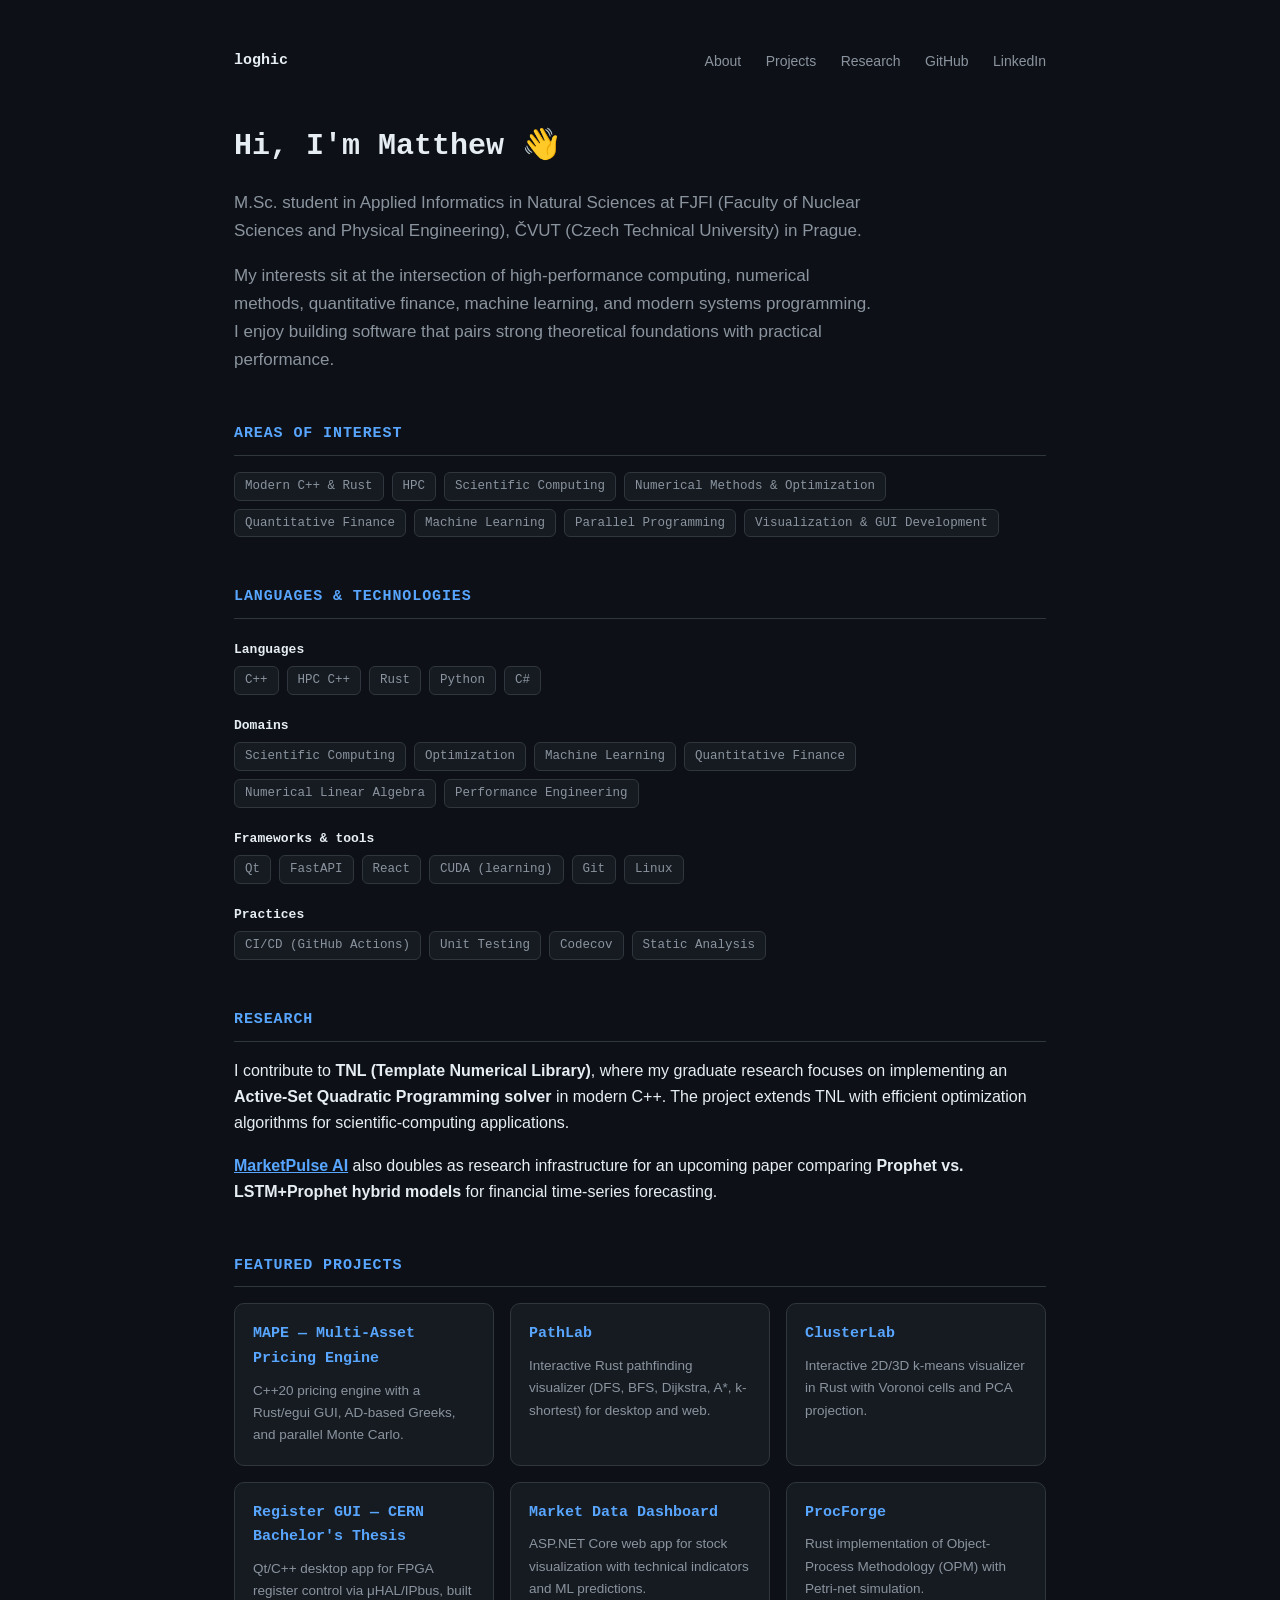
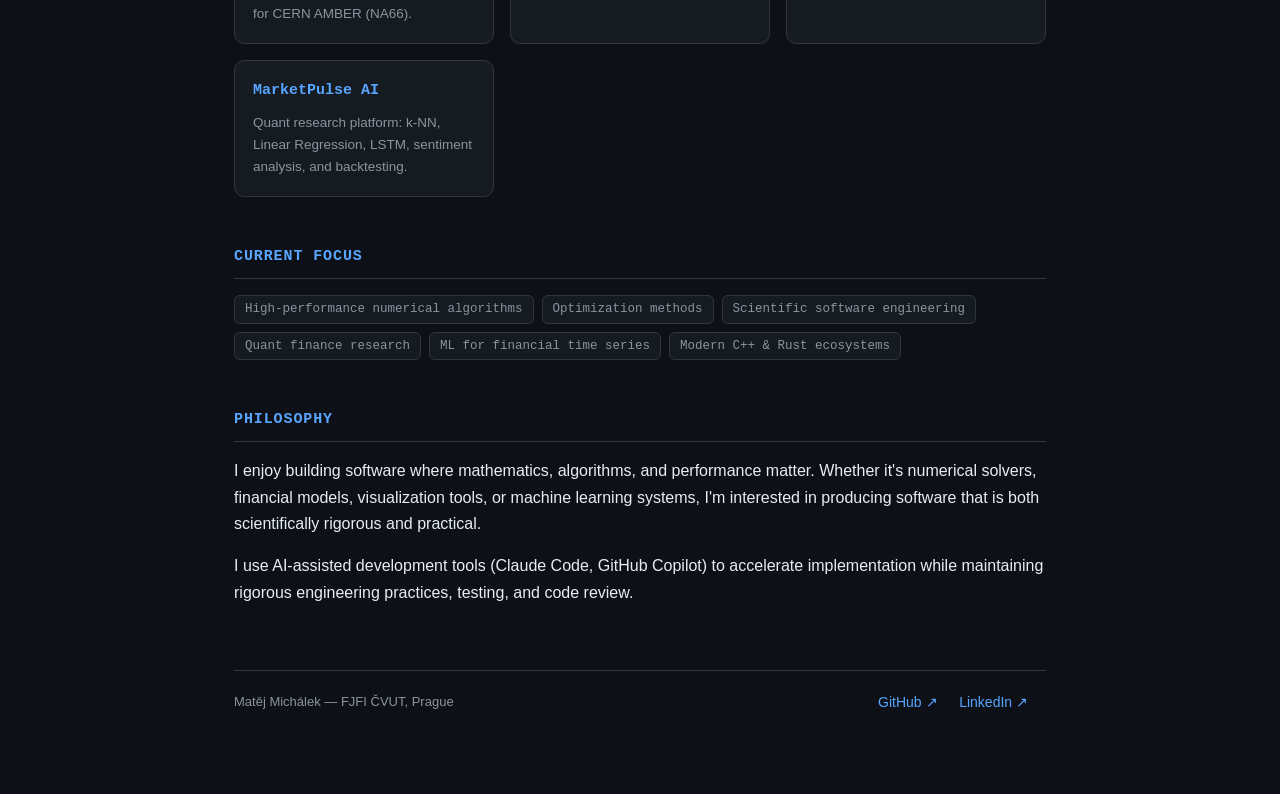
<file: index.html>
<!DOCTYPE html>
<html lang="en">
<head>
<meta charset="UTF-8">
<meta name="viewport" content="width=device-width, initial-scale=1.0">
<title>Matthew (Matěj Michálek) — Loghic</title>
<meta name="description" content="M.Sc. student at FJFI ČVUT working on HPC, numerical methods, quantitative finance, and machine learning.">
<link rel="stylesheet" href="style.css">
</head>
<body>
<div class="container">

  <header class="site-header">
    <a class="brand" href="index.html">loghic</a>
    <nav class="site-nav">
      <a href="#about">About</a>
      <a href="#projects">Projects</a>
      <a href="#research">Research</a>
      <a href="https://github.com/Loghic">GitHub</a>
      <a href="https://www.linkedin.com/in/mat%C4%9Bj-mich%C3%A1lek-loghic">LinkedIn</a>
    </nav>
  </header>

  <section id="about">
    <h1>Hi, I'm Matthew 👋</h1>
    <p class="lede">
      M.Sc. student in Applied Informatics in Natural Sciences at FJFI (Faculty of Nuclear
      Sciences and Physical Engineering), ČVUT (Czech Technical University) in Prague.
    </p>
    <p class="lede">
      My interests sit at the intersection of high-performance computing, numerical
      methods, quantitative finance, machine learning, and modern systems programming.
      I enjoy building software that pairs strong theoretical foundations with practical
      performance.
    </p>
  </section>

  <section>
    <h2>Areas of interest</h2>
    <div class="tag-row">
      <span class="tag">Modern C++ &amp; Rust</span>
      <span class="tag">HPC</span>
      <span class="tag">Scientific Computing</span>
      <span class="tag">Numerical Methods &amp; Optimization</span>
      <span class="tag">Quantitative Finance</span>
      <span class="tag">Machine Learning</span>
      <span class="tag">Parallel Programming</span>
      <span class="tag">Visualization &amp; GUI Development</span>
    </div>
  </section>

  <section>
    <h2>Languages &amp; technologies</h2>

    <div class="col-label">Languages</div>
    <div class="tag-row">
      <span class="tag">C++</span><span class="tag">HPC C++</span><span class="tag">Rust</span>
      <span class="tag">Python</span><span class="tag">C#</span>
    </div>

    <div class="col-label">Domains</div>
    <div class="tag-row">
      <span class="tag">Scientific Computing</span><span class="tag">Optimization</span>
      <span class="tag">Machine Learning</span><span class="tag">Quantitative Finance</span>
      <span class="tag">Numerical Linear Algebra</span><span class="tag">Performance Engineering</span>
    </div>

    <div class="col-label">Frameworks &amp; tools</div>
    <div class="tag-row">
      <span class="tag">Qt</span><span class="tag">FastAPI</span><span class="tag">React</span>
      <span class="tag">CUDA (learning)</span><span class="tag">Git</span><span class="tag">Linux</span>
    </div>

    <div class="col-label">Practices</div>
    <div class="tag-row">
      <span class="tag">CI/CD (GitHub Actions)</span><span class="tag">Unit Testing</span>
      <span class="tag">Codecov</span><span class="tag">Static Analysis</span>
    </div>
  </section>

  <section id="research">
    <h2>Research</h2>
    <p>
      I contribute to <strong>TNL (Template Numerical Library)</strong>, where my graduate
      research focuses on implementing an <strong>Active-Set Quadratic Programming solver</strong>
      in modern C++. The project extends TNL with efficient optimization algorithms for
      scientific-computing applications.
    </p>
    <p>
      <strong><a href="projects/marketpulse-ai.html">MarketPulse AI</a></strong> also doubles as
      research infrastructure for an upcoming paper comparing <strong>Prophet vs.
      LSTM+Prophet hybrid models</strong> for financial time-series forecasting.
    </p>
  </section>

  <section id="projects">
    <h2>Featured projects</h2>
    <div class="project-grid">

      <a class="project-card" href="projects/mape.html">
        <h3>MAPE — Multi-Asset Pricing Engine</h3>
        <p>C++20 pricing engine with a Rust/egui GUI, AD-based Greeks, and parallel Monte Carlo.</p>
      </a>

      <a class="project-card" href="projects/pathlab.html">
        <h3>PathLab</h3>
        <p>Interactive Rust pathfinding visualizer (DFS, BFS, Dijkstra, A*, k-shortest) for desktop and web.</p>
      </a>

      <a class="project-card" href="projects/clusterlab.html">
        <h3>ClusterLab</h3>
        <p>Interactive 2D/3D k-means visualizer in Rust with Voronoi cells and PCA projection.</p>
      </a>

      <a class="project-card" href="projects/register-gui.html">
        <h3>Register GUI — CERN Bachelor's Thesis</h3>
        <p>Qt/C++ desktop app for FPGA register control via μHAL/IPbus, built for CERN AMBER (NA66).</p>
      </a>

      <a class="project-card" href="projects/market-data-dashboard.html">
        <h3>Market Data Dashboard</h3>
        <p>ASP.NET Core web app for stock visualization with technical indicators and ML predictions.</p>
      </a>

      <a class="project-card" href="projects/procforge.html">
        <h3>ProcForge</h3>
        <p>Rust implementation of Object-Process Methodology (OPM) with Petri-net simulation.</p>
      </a>

      <a class="project-card" href="projects/marketpulse-ai.html">
        <h3>MarketPulse AI</h3>
        <p>Quant research platform: k-NN, Linear Regression, LSTM, sentiment analysis, and backtesting.</p>
      </a>

    </div>
  </section>

  <section>
    <h2>Current focus</h2>
    <div class="tag-row">
      <span class="tag">High-performance numerical algorithms</span>
      <span class="tag">Optimization methods</span>
      <span class="tag">Scientific software engineering</span>
      <span class="tag">Quant finance research</span>
      <span class="tag">ML for financial time series</span>
      <span class="tag">Modern C++ &amp; Rust ecosystems</span>
    </div>
  </section>

  <section>
    <h2>Philosophy</h2>
    <p>
      I enjoy building software where mathematics, algorithms, and performance matter.
      Whether it's numerical solvers, financial models, visualization tools, or machine
      learning systems, I'm interested in producing software that is both scientifically
      rigorous and practical.
    </p>
    <p>
      I use AI-assisted development tools (Claude Code, GitHub Copilot) to accelerate implementation
      while maintaining rigorous engineering practices, testing, and code review.
    </p>
  </section>

  <footer>
    <span>Matěj Michálek — FJFI ČVUT, Prague</span>
    <span class="links-row">
      <a href="https://github.com/Loghic">GitHub ↗</a>
      <a href="https://www.linkedin.com/in/mat%C4%9Bj-mich%C3%A1lek-loghic">LinkedIn ↗</a>
    </span>
  </footer>

</div>
</body>
</html>
</file>
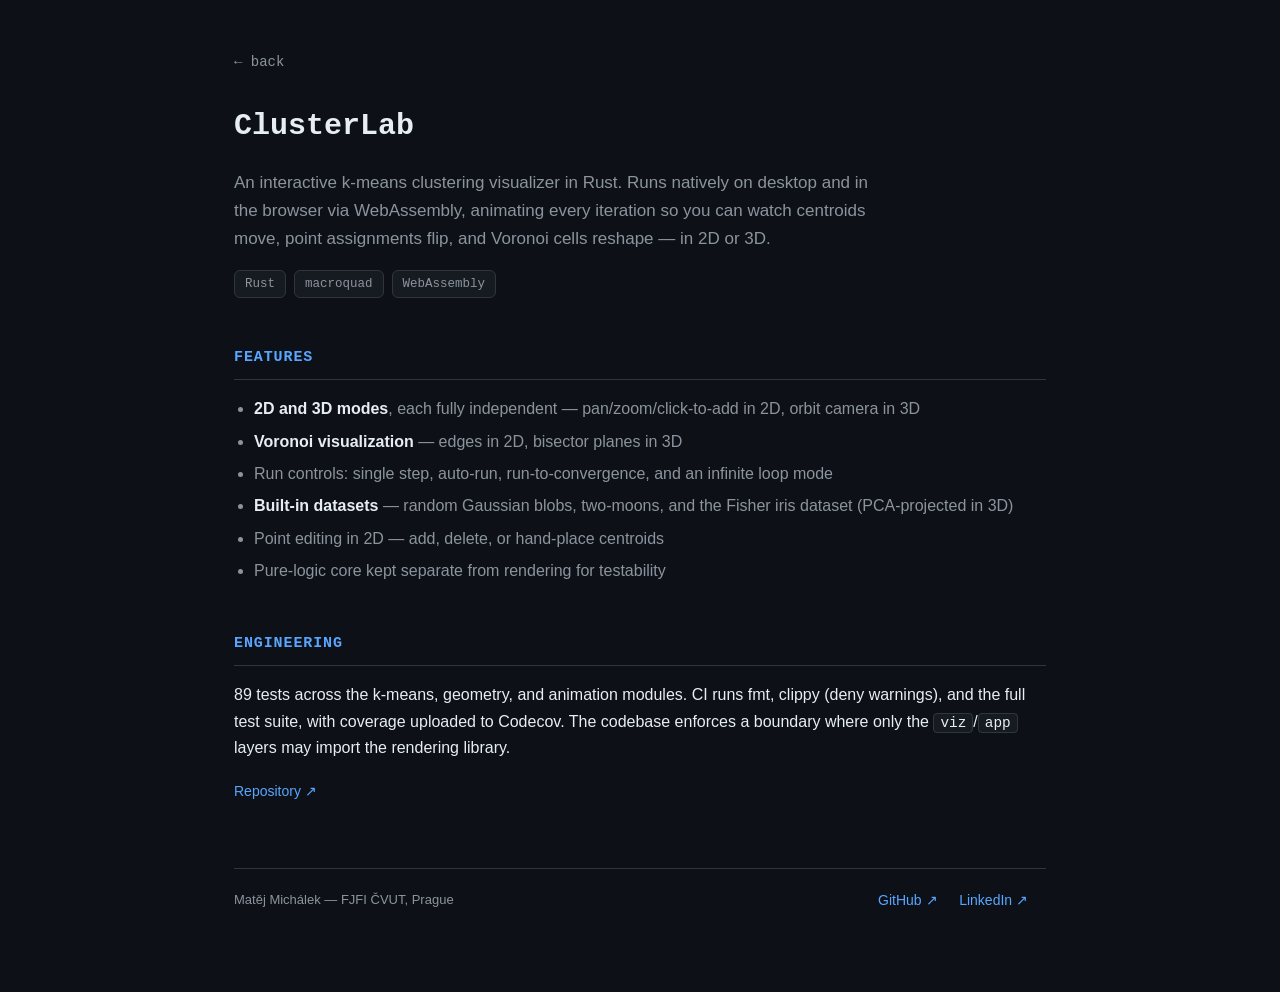
<file: projects/clusterlab.html>
<!DOCTYPE html>
<html lang="en">
<head>
<meta charset="UTF-8">
<meta name="viewport" content="width=device-width, initial-scale=1.0">
<title>ClusterLab · Loghic</title>
<link rel="stylesheet" href="../style.css">
</head>
<body>
<div class="container">
  <a class="back-link" href="../index.html#projects">← back</a>

  <h1>ClusterLab</h1>

  <p class="lede">
    An interactive k-means clustering visualizer in Rust. Runs natively on desktop and
    in the browser via WebAssembly, animating every iteration so you can watch centroids
    move, point assignments flip, and Voronoi cells reshape — in 2D or 3D.
  </p>

  <div class="tag-row">
    <span class="tag">Rust</span><span class="tag">macroquad</span><span class="tag">WebAssembly</span>
  </div>

  <h2>Features</h2>
  <ul class="feature-list">
    <li><strong>2D and 3D modes</strong>, each fully independent — pan/zoom/click-to-add in 2D, orbit camera in 3D</li>
    <li><strong>Voronoi visualization</strong> — edges in 2D, bisector planes in 3D</li>
    <li>Run controls: single step, auto-run, run-to-convergence, and an infinite loop mode</li>
    <li><strong>Built-in datasets</strong> — random Gaussian blobs, two-moons, and the Fisher iris dataset (PCA-projected in 3D)</li>
    <li>Point editing in 2D — add, delete, or hand-place centroids</li>
    <li>Pure-logic core kept separate from rendering for testability</li>
  </ul>

  <h2>Engineering</h2>
  <p>
    89 tests across the k-means, geometry, and animation modules. CI runs fmt, clippy
    (deny warnings), and the full test suite, with coverage uploaded to Codecov. The
    codebase enforces a boundary where only the <code>viz</code>/<code>app</code> layers
    may import the rendering library.
  </p>

  <div class="links-row">
    <a href="https://github.com/Loghic/clusterlab">Repository ↗</a>
  </div>

  <footer>
    <span>Matěj Michálek — FJFI ČVUT, Prague</span>
    <span class="links-row">
      <a href="https://github.com/Loghic">GitHub ↗</a>
      <a href="https://www.linkedin.com/in/mat%C4%9Bj-mich%C3%A1lek-loghic">LinkedIn ↗</a>
    </span>
  </footer>
</div>
</body>
</html>
</file>
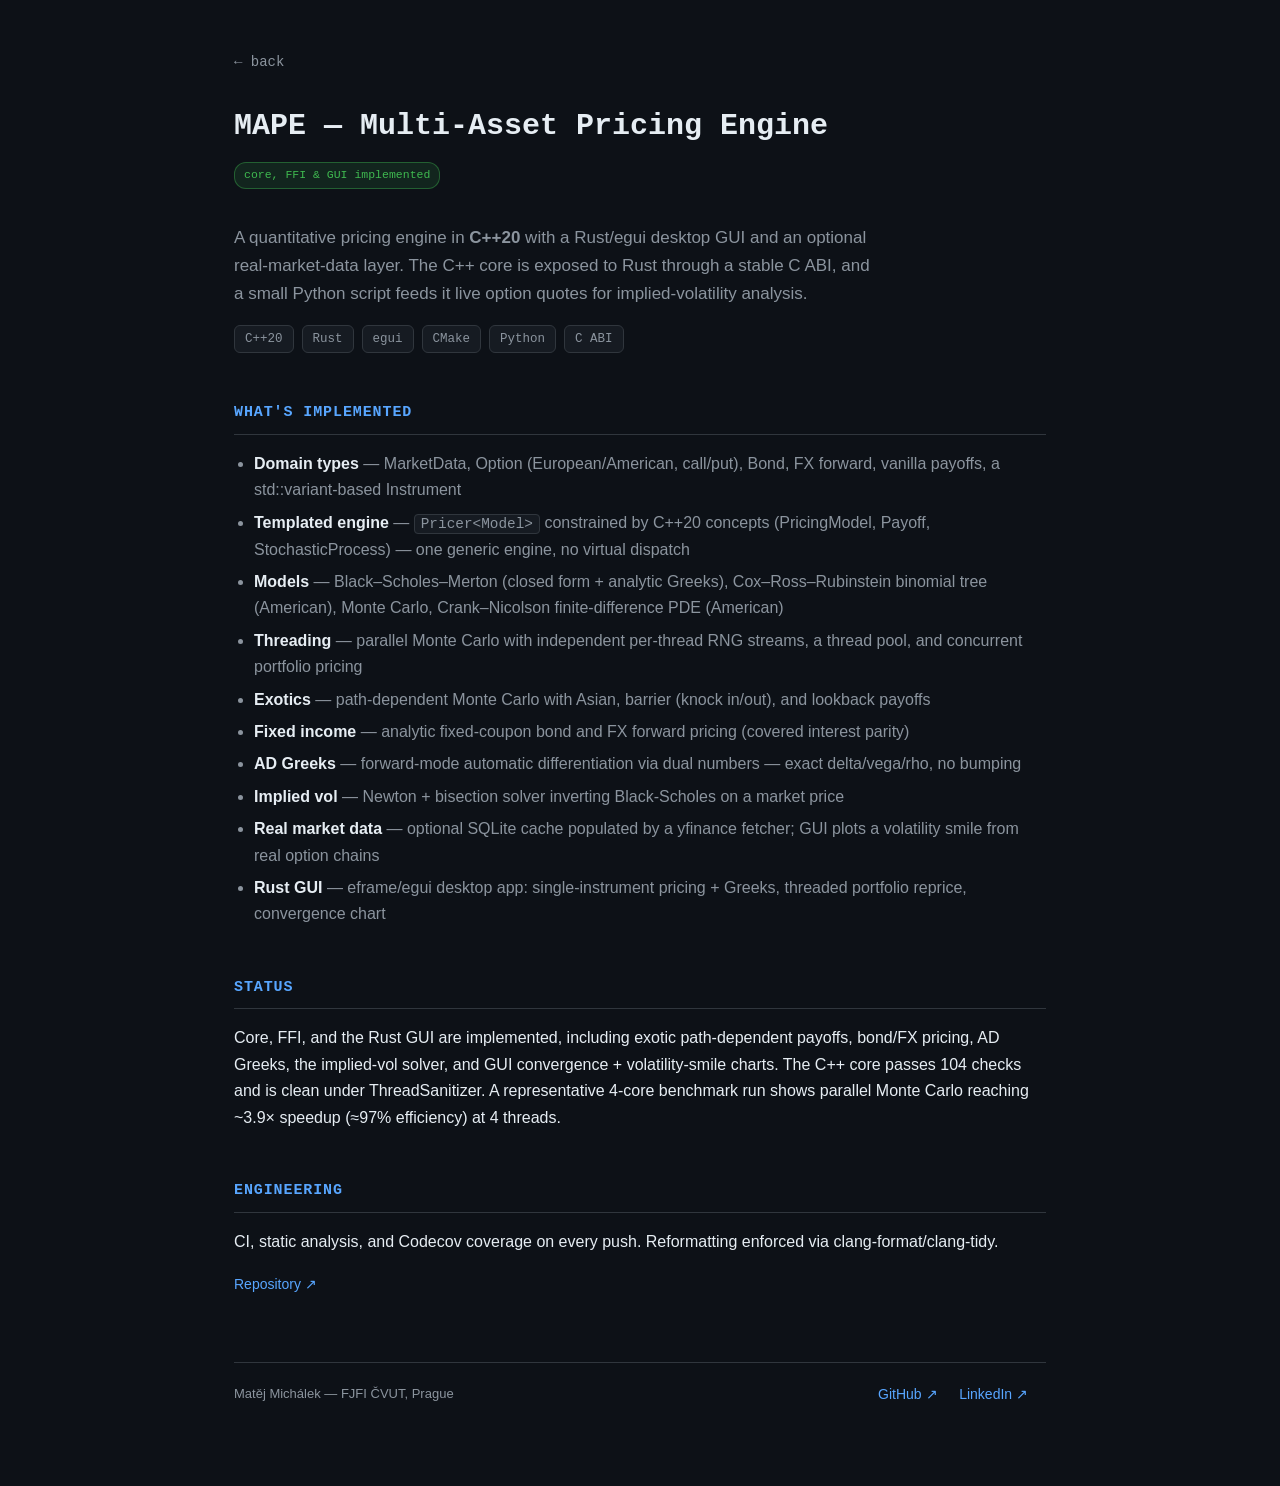
<file: projects/mape.html>
<!DOCTYPE html>
<html lang="en">
<head>
<meta charset="UTF-8">
<meta name="viewport" content="width=device-width, initial-scale=1.0">
<title>MAPE — Multi-Asset Pricing Engine · Loghic</title>
<link rel="stylesheet" href="../style.css">
</head>
<body>
<div class="container">
  <a class="back-link" href="../index.html#projects">← back</a>

  <h1>MAPE — Multi-Asset Pricing Engine</h1>
  <span class="status-pill">core, FFI &amp; GUI implemented</span>

  <p class="lede">
    A quantitative pricing engine in <strong>C++20</strong> with a Rust/egui desktop GUI
    and an optional real-market-data layer. The C++ core is exposed to Rust through a
    stable C ABI, and a small Python script feeds it live option quotes for
    implied-volatility analysis.
  </p>

  <div class="tag-row">
    <span class="tag">C++20</span><span class="tag">Rust</span><span class="tag">egui</span>
    <span class="tag">CMake</span><span class="tag">Python</span><span class="tag">C ABI</span>
  </div>

  <h2>What's implemented</h2>
  <ul class="feature-list">
    <li><strong>Domain types</strong> — MarketData, Option (European/American, call/put), Bond, FX forward, vanilla payoffs, a std::variant-based Instrument</li>
    <li><strong>Templated engine</strong> — <code>Pricer&lt;Model&gt;</code> constrained by C++20 concepts (PricingModel, Payoff, StochasticProcess) — one generic engine, no virtual dispatch</li>
    <li><strong>Models</strong> — Black–Scholes–Merton (closed form + analytic Greeks), Cox–Ross–Rubinstein binomial tree (American), Monte Carlo, Crank–Nicolson finite-difference PDE (American)</li>
    <li><strong>Threading</strong> — parallel Monte Carlo with independent per-thread RNG streams, a thread pool, and concurrent portfolio pricing</li>
    <li><strong>Exotics</strong> — path-dependent Monte Carlo with Asian, barrier (knock in/out), and lookback payoffs</li>
    <li><strong>Fixed income</strong> — analytic fixed-coupon bond and FX forward pricing (covered interest parity)</li>
    <li><strong>AD Greeks</strong> — forward-mode automatic differentiation via dual numbers — exact delta/vega/rho, no bumping</li>
    <li><strong>Implied vol</strong> — Newton + bisection solver inverting Black-Scholes on a market price</li>
    <li><strong>Real market data</strong> — optional SQLite cache populated by a yfinance fetcher; GUI plots a volatility smile from real option chains</li>
    <li><strong>Rust GUI</strong> — eframe/egui desktop app: single-instrument pricing + Greeks, threaded portfolio reprice, convergence chart</li>
  </ul>

  <h2>Status</h2>
  <p>
    Core, FFI, and the Rust GUI are implemented, including exotic path-dependent payoffs,
    bond/FX pricing, AD Greeks, the implied-vol solver, and GUI convergence + volatility-smile
    charts. The C++ core passes 104 checks and is clean under ThreadSanitizer. A representative
    4-core benchmark run shows parallel Monte Carlo reaching ~3.9× speedup (≈97% efficiency)
    at 4 threads.
  </p>

  <h2>Engineering</h2>
  <p>CI, static analysis, and Codecov coverage on every push. Reformatting enforced via clang-format/clang-tidy.</p>

  <div class="links-row">
    <a href="https://github.com/Loghic/mape">Repository ↗</a>
  </div>

  <footer>
    <span>Matěj Michálek — FJFI ČVUT, Prague</span>
    <span class="links-row">
      <a href="https://github.com/Loghic">GitHub ↗</a>
      <a href="https://www.linkedin.com/in/mat%C4%9Bj-mich%C3%A1lek-loghic">LinkedIn ↗</a>
    </span>
  </footer>
</div>
</body>
</html>
</file>
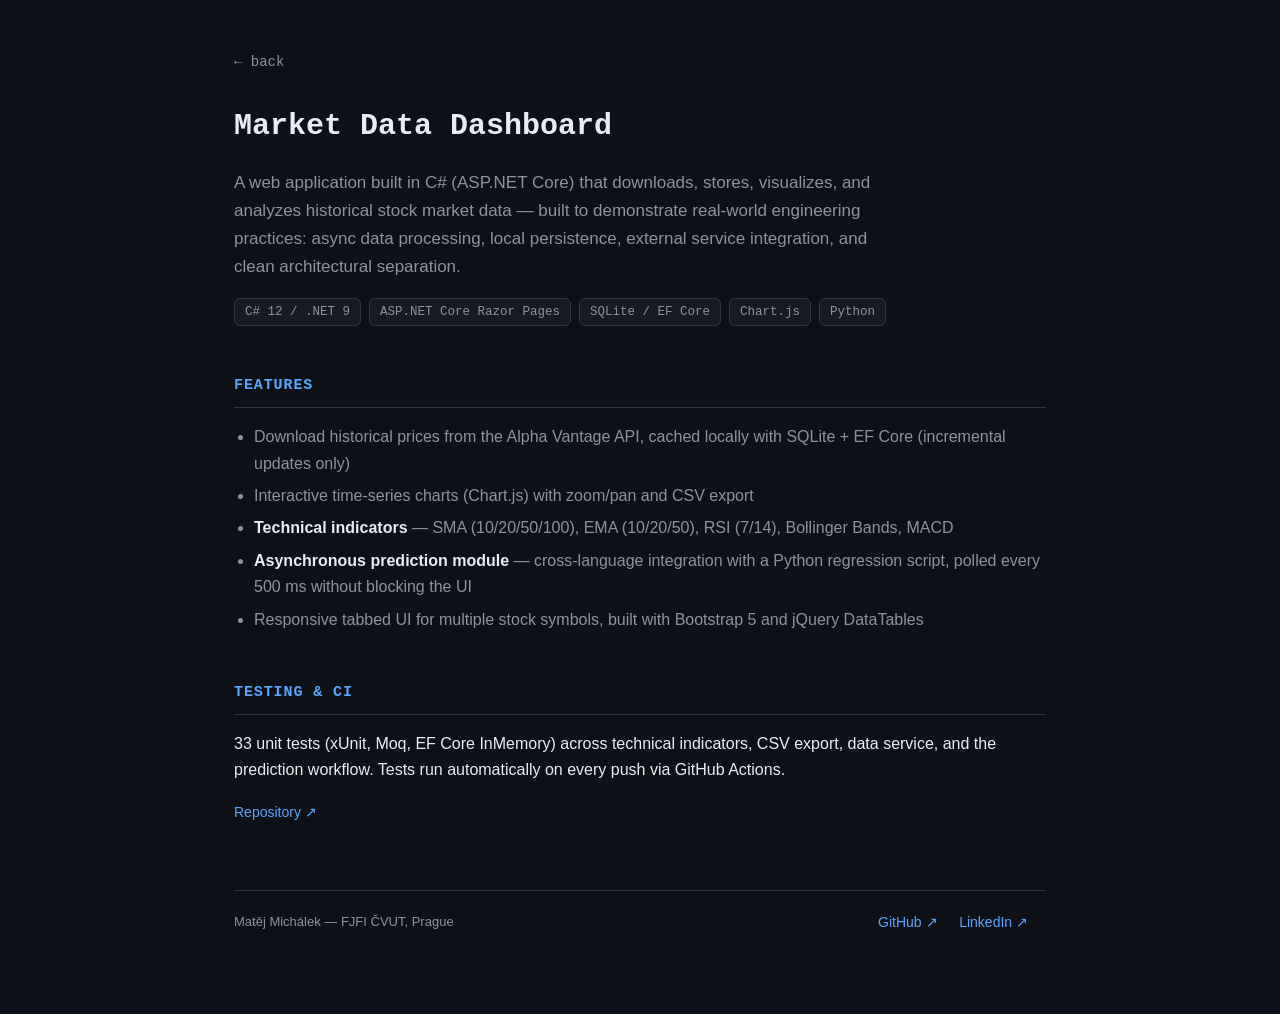
<file: projects/market-data-dashboard.html>
<!DOCTYPE html>
<html lang="en">
<head>
<meta charset="UTF-8">
<meta name="viewport" content="width=device-width, initial-scale=1.0">
<title>Market Data Dashboard · Loghic</title>
<link rel="stylesheet" href="../style.css">
</head>
<body>
<div class="container">
  <a class="back-link" href="../index.html#projects">← back</a>

  <h1>Market Data Dashboard</h1>

  <p class="lede">
    A web application built in C# (ASP.NET Core) that downloads, stores, visualizes, and
    analyzes historical stock market data — built to demonstrate real-world engineering
    practices: async data processing, local persistence, external service integration,
    and clean architectural separation.
  </p>

  <div class="tag-row">
    <span class="tag">C# 12 / .NET 9</span><span class="tag">ASP.NET Core Razor Pages</span>
    <span class="tag">SQLite / EF Core</span><span class="tag">Chart.js</span><span class="tag">Python</span>
  </div>

  <h2>Features</h2>
  <ul class="feature-list">
    <li>Download historical prices from the Alpha Vantage API, cached locally with SQLite + EF Core (incremental updates only)</li>
    <li>Interactive time-series charts (Chart.js) with zoom/pan and CSV export</li>
    <li><strong>Technical indicators</strong> — SMA (10/20/50/100), EMA (10/20/50), RSI (7/14), Bollinger Bands, MACD</li>
    <li><strong>Asynchronous prediction module</strong> — cross-language integration with a Python regression script, polled every 500 ms without blocking the UI</li>
    <li>Responsive tabbed UI for multiple stock symbols, built with Bootstrap 5 and jQuery DataTables</li>
  </ul>

  <h2>Testing &amp; CI</h2>
  <p>
    33 unit tests (xUnit, Moq, EF Core InMemory) across technical indicators, CSV export,
    data service, and the prediction workflow. Tests run automatically on every push via
    GitHub Actions.
  </p>

  <div class="links-row">
    <a href="https://github.com/Loghic/Financial_data_dashboard">Repository ↗</a>
  </div>

  <footer>
    <span>Matěj Michálek — FJFI ČVUT, Prague</span>
    <span class="links-row">
      <a href="https://github.com/Loghic">GitHub ↗</a>
      <a href="https://www.linkedin.com/in/mat%C4%9Bj-mich%C3%A1lek-loghic">LinkedIn ↗</a>
    </span>
  </footer>
</div>
</body>
</html>
</file>
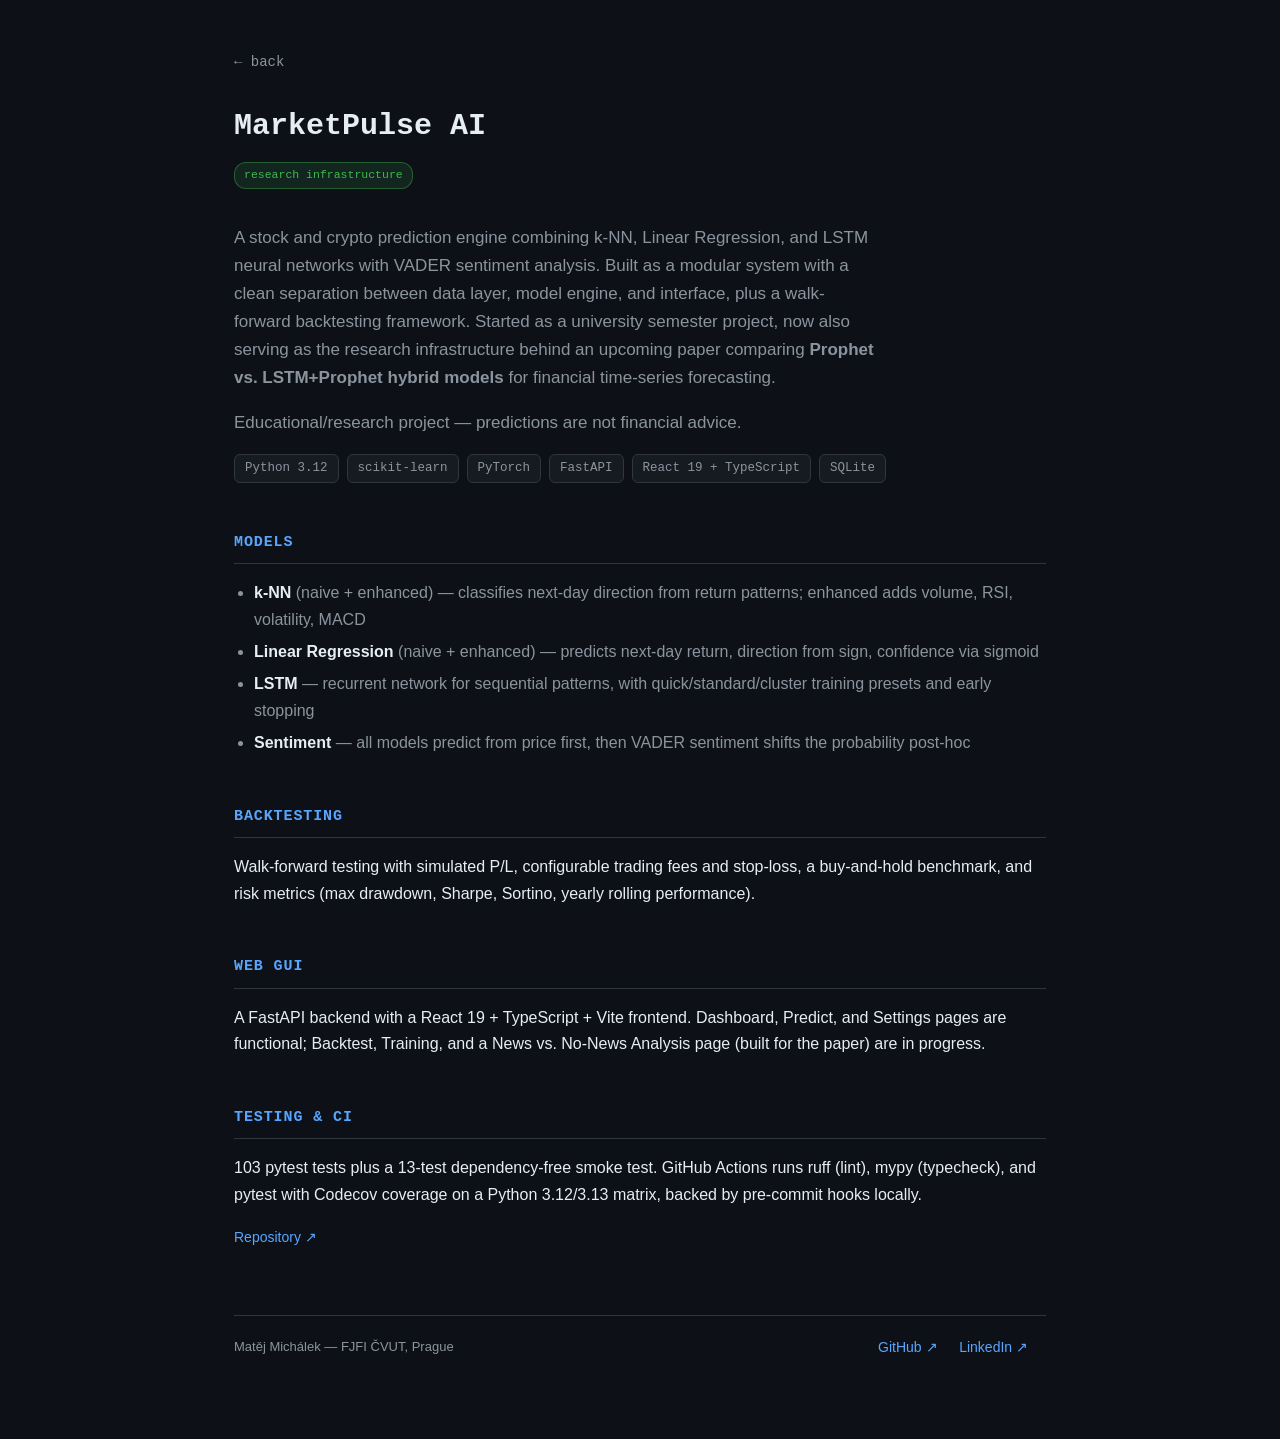
<file: projects/marketpulse-ai.html>
<!DOCTYPE html>
<html lang="en">
<head>
<meta charset="UTF-8">
<meta name="viewport" content="width=device-width, initial-scale=1.0">
<title>MarketPulse AI · Loghic</title>
<link rel="stylesheet" href="../style.css">
</head>
<body>
<div class="container">
  <a class="back-link" href="../index.html#projects">← back</a>

  <h1>MarketPulse AI</h1>
  <span class="status-pill">research infrastructure</span>

  <p class="lede">
    A stock and crypto prediction engine combining k-NN, Linear Regression, and LSTM
    neural networks with VADER sentiment analysis. Built as a modular system with a clean
    separation between data layer, model engine, and interface, plus a walk-forward
    backtesting framework. Started as a university semester project, now also serving as
    the research infrastructure behind an upcoming paper comparing
    <strong>Prophet vs. LSTM+Prophet hybrid models</strong> for financial time-series
    forecasting.
  </p>
  <p class="lede">Educational/research project — predictions are not financial advice.</p>

  <div class="tag-row">
    <span class="tag">Python 3.12</span><span class="tag">scikit-learn</span><span class="tag">PyTorch</span>
    <span class="tag">FastAPI</span><span class="tag">React 19 + TypeScript</span><span class="tag">SQLite</span>
  </div>

  <h2>Models</h2>
  <ul class="feature-list">
    <li><strong>k-NN</strong> (naive + enhanced) — classifies next-day direction from return patterns; enhanced adds volume, RSI, volatility, MACD</li>
    <li><strong>Linear Regression</strong> (naive + enhanced) — predicts next-day return, direction from sign, confidence via sigmoid</li>
    <li><strong>LSTM</strong> — recurrent network for sequential patterns, with quick/standard/cluster training presets and early stopping</li>
    <li><strong>Sentiment</strong> — all models predict from price first, then VADER sentiment shifts the probability post-hoc</li>
  </ul>

  <h2>Backtesting</h2>
  <p>
    Walk-forward testing with simulated P/L, configurable trading fees and stop-loss,
    a buy-and-hold benchmark, and risk metrics (max drawdown, Sharpe, Sortino, yearly
    rolling performance).
  </p>

  <h2>Web GUI</h2>
  <p>
    A FastAPI backend with a React 19 + TypeScript + Vite frontend. Dashboard, Predict,
    and Settings pages are functional; Backtest, Training, and a News vs. No-News
    Analysis page (built for the paper) are in progress.
  </p>

  <h2>Testing &amp; CI</h2>
  <p>
    103 pytest tests plus a 13-test dependency-free smoke test. GitHub Actions runs
    ruff (lint), mypy (typecheck), and pytest with Codecov coverage on a Python 3.12/3.13
    matrix, backed by pre-commit hooks locally.
  </p>

  <div class="links-row">
    <a href="https://github.com/Loghic/MarketPulse_AI">Repository ↗</a>
  </div>

  <footer>
    <span>Matěj Michálek — FJFI ČVUT, Prague</span>
    <span class="links-row">
      <a href="https://github.com/Loghic">GitHub ↗</a>
      <a href="https://www.linkedin.com/in/mat%C4%9Bj-mich%C3%A1lek-loghic">LinkedIn ↗</a>
    </span>
  </footer>
</div>
</body>
</html>
</file>
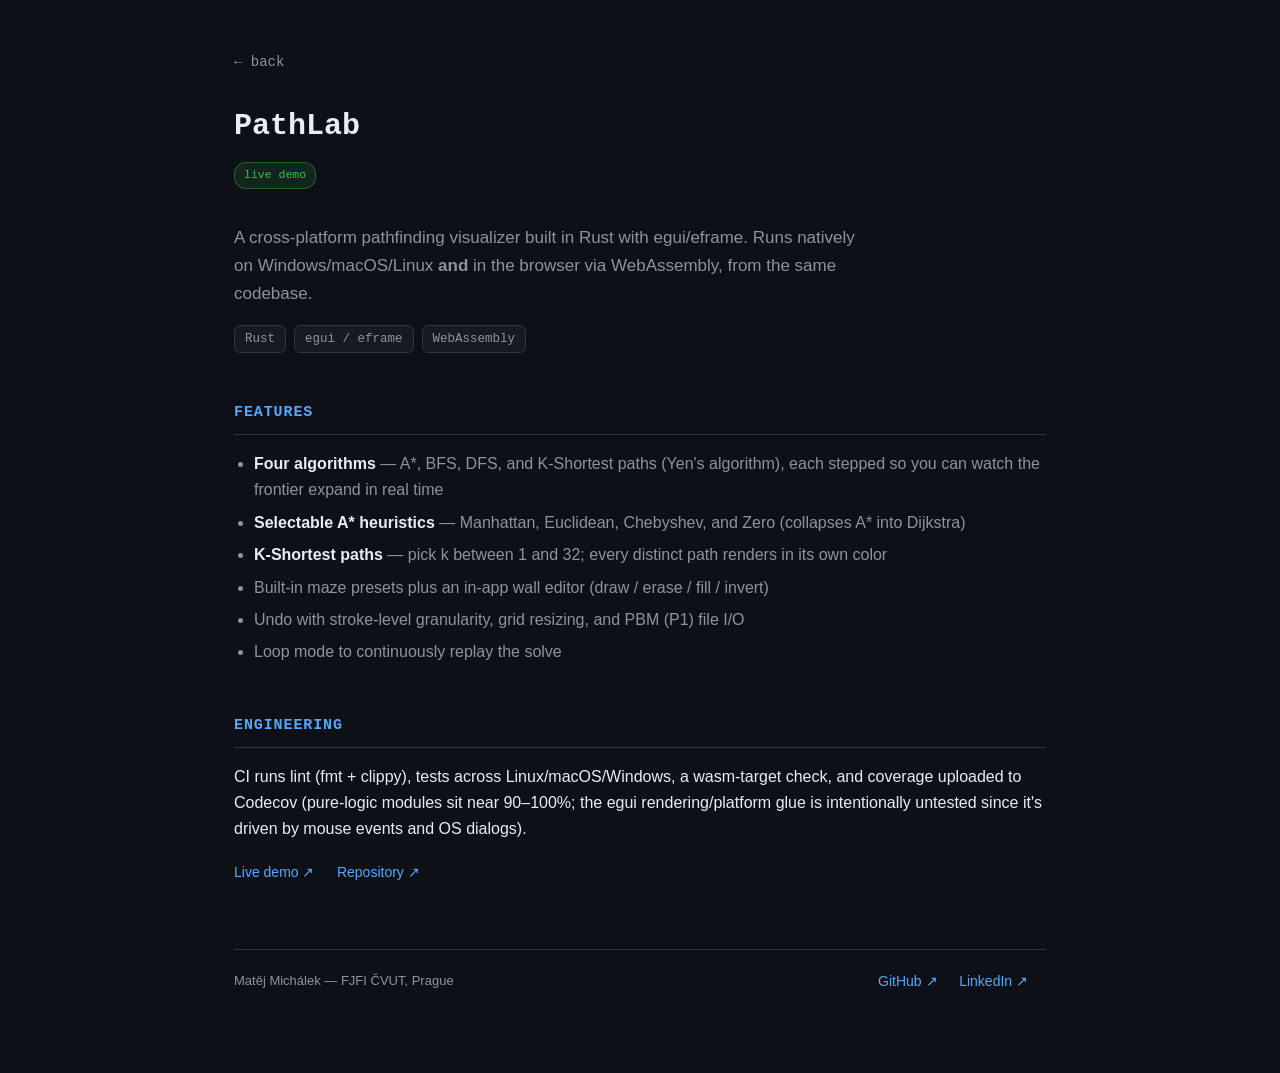
<file: projects/pathlab.html>
<!DOCTYPE html>
<html lang="en">
<head>
<meta charset="UTF-8">
<meta name="viewport" content="width=device-width, initial-scale=1.0">
<title>PathLab · Loghic</title>
<link rel="stylesheet" href="../style.css">
</head>
<body>
<div class="container">
  <a class="back-link" href="../index.html#projects">← back</a>

  <h1>PathLab</h1>
  <span class="status-pill">live demo</span>

  <p class="lede">
    A cross-platform pathfinding visualizer built in Rust with egui/eframe. Runs natively
    on Windows/macOS/Linux <strong>and</strong> in the browser via WebAssembly, from the
    same codebase.
  </p>

  <div class="tag-row">
    <span class="tag">Rust</span><span class="tag">egui / eframe</span><span class="tag">WebAssembly</span>
  </div>

  <h2>Features</h2>
  <ul class="feature-list">
    <li><strong>Four algorithms</strong> — A*, BFS, DFS, and K-Shortest paths (Yen's algorithm), each stepped so you can watch the frontier expand in real time</li>
    <li><strong>Selectable A* heuristics</strong> — Manhattan, Euclidean, Chebyshev, and Zero (collapses A* into Dijkstra)</li>
    <li><strong>K-Shortest paths</strong> — pick k between 1 and 32; every distinct path renders in its own color</li>
    <li>Built-in maze presets plus an in-app wall editor (draw / erase / fill / invert)</li>
    <li>Undo with stroke-level granularity, grid resizing, and PBM (P1) file I/O</li>
    <li>Loop mode to continuously replay the solve</li>
  </ul>

  <h2>Engineering</h2>
  <p>
    CI runs lint (fmt + clippy), tests across Linux/macOS/Windows, a wasm-target check,
    and coverage uploaded to Codecov (pure-logic modules sit near 90–100%; the egui
    rendering/platform glue is intentionally untested since it's driven by mouse events
    and OS dialogs).
  </p>

  <div class="links-row">
    <a href="https://Loghic.github.io/pathlab/">Live demo ↗</a>
    <a href="https://github.com/Loghic/pathlab">Repository ↗</a>
  </div>

  <footer>
    <span>Matěj Michálek — FJFI ČVUT, Prague</span>
    <span class="links-row">
      <a href="https://github.com/Loghic">GitHub ↗</a>
      <a href="https://www.linkedin.com/in/mat%C4%9Bj-mich%C3%A1lek-loghic">LinkedIn ↗</a>
    </span>
  </footer>
</div>
</body>
</html>
</file>
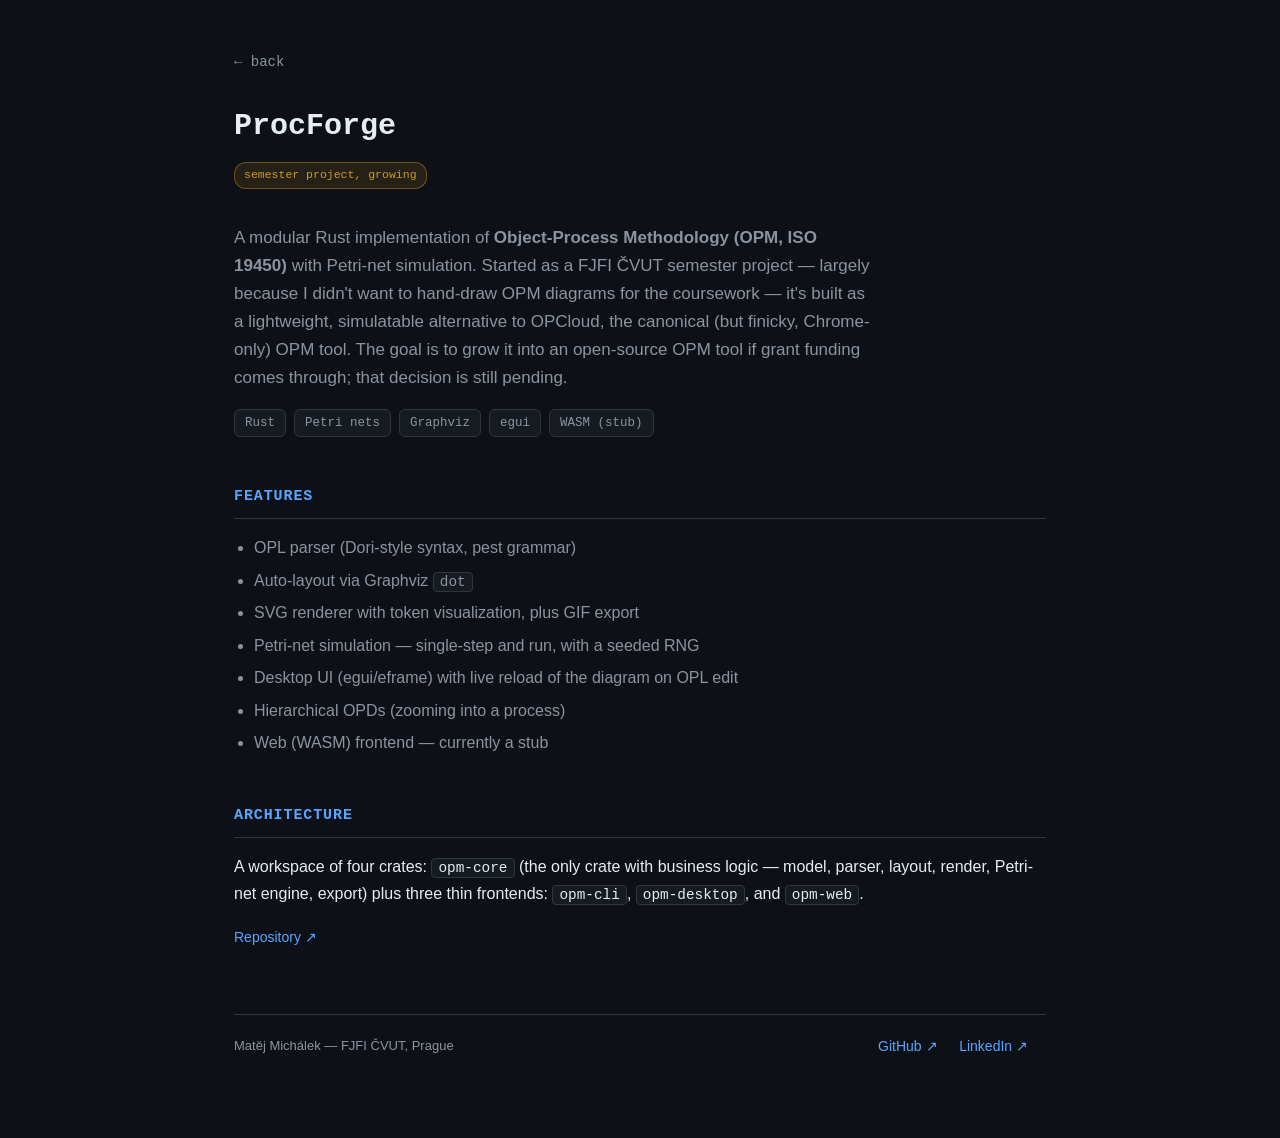
<file: projects/procforge.html>
<!DOCTYPE html>
<html lang="en">
<head>
<meta charset="UTF-8">
<meta name="viewport" content="width=device-width, initial-scale=1.0">
<title>ProcForge · Loghic</title>
<link rel="stylesheet" href="../style.css">
</head>
<body>
<div class="container">
  <a class="back-link" href="../index.html#projects">← back</a>

  <h1>ProcForge</h1>
  <span class="status-pill wip">semester project, growing</span>

  <p class="lede">
    A modular Rust implementation of <strong>Object-Process Methodology (OPM, ISO 19450)</strong>
    with Petri-net simulation. Started as a FJFI ČVUT semester project — largely because I
    didn't want to hand-draw OPM diagrams for the coursework — it's built as a lightweight,
    simulatable alternative to OPCloud, the canonical (but finicky, Chrome-only) OPM tool.
    The goal is to grow it into an open-source OPM tool if grant funding comes through;
    that decision is still pending.
  </p>

  <div class="tag-row">
    <span class="tag">Rust</span><span class="tag">Petri nets</span><span class="tag">Graphviz</span><span class="tag">egui</span><span class="tag">WASM (stub)</span>
  </div>

  <h2>Features</h2>
  <ul class="feature-list">
    <li>OPL parser (Dori-style syntax, pest grammar)</li>
    <li>Auto-layout via Graphviz <code>dot</code></li>
    <li>SVG renderer with token visualization, plus GIF export</li>
    <li>Petri-net simulation — single-step and run, with a seeded RNG</li>
    <li>Desktop UI (egui/eframe) with live reload of the diagram on OPL edit</li>
    <li>Hierarchical OPDs (zooming into a process)</li>
    <li>Web (WASM) frontend — currently a stub</li>
  </ul>

  <h2>Architecture</h2>
  <p>
    A workspace of four crates: <code>opm-core</code> (the only crate with business logic —
    model, parser, layout, render, Petri-net engine, export) plus three thin frontends:
    <code>opm-cli</code>, <code>opm-desktop</code>, and <code>opm-web</code>.
  </p>

  <div class="links-row">
    <a href="https://github.com/Loghic/ProcForge">Repository ↗</a>
  </div>

  <footer>
    <span>Matěj Michálek — FJFI ČVUT, Prague</span>
    <span class="links-row">
      <a href="https://github.com/Loghic">GitHub ↗</a>
      <a href="https://www.linkedin.com/in/mat%C4%9Bj-mich%C3%A1lek-loghic">LinkedIn ↗</a>
    </span>
  </footer>
</div>
</body>
</html>
</file>
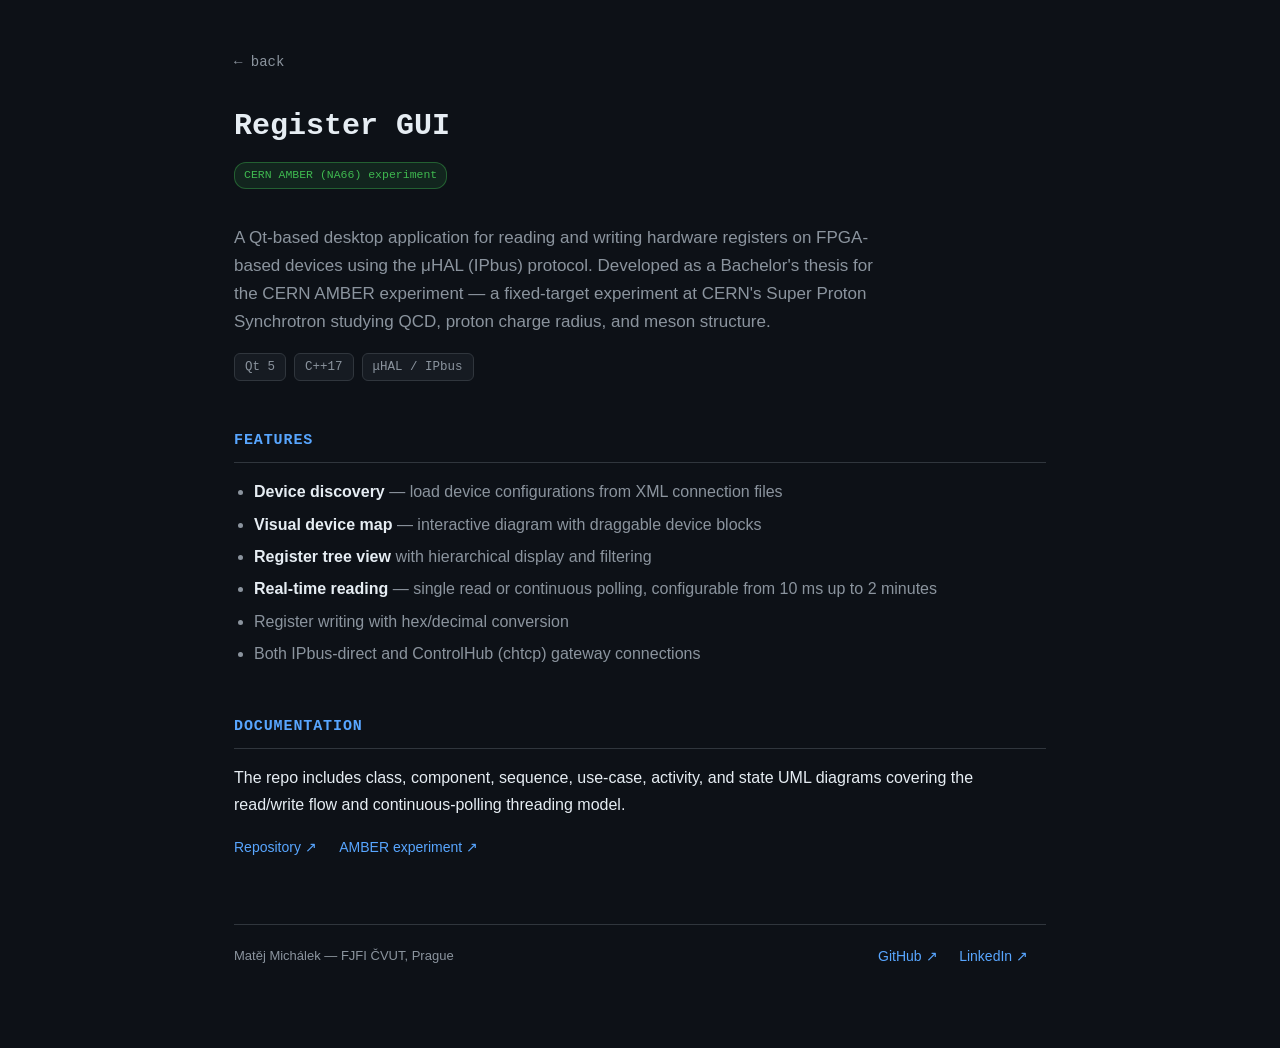
<file: projects/register-gui.html>
<!DOCTYPE html>
<html lang="en">
<head>
<meta charset="UTF-8">
<meta name="viewport" content="width=device-width, initial-scale=1.0">
<title>Register GUI — CERN Bachelor's Thesis · Loghic</title>
<link rel="stylesheet" href="../style.css">
</head>
<body>
<div class="container">
  <a class="back-link" href="../index.html#projects">← back</a>

  <h1>Register GUI</h1>
  <span class="status-pill">CERN AMBER (NA66) experiment</span>

  <p class="lede">
    A Qt-based desktop application for reading and writing hardware registers on
    FPGA-based devices using the μHAL (IPbus) protocol. Developed as a Bachelor's thesis
    for the CERN AMBER experiment — a fixed-target experiment at CERN's Super Proton
    Synchrotron studying QCD, proton charge radius, and meson structure.
  </p>

  <div class="tag-row">
    <span class="tag">Qt 5</span><span class="tag">C++17</span><span class="tag">μHAL / IPbus</span>
  </div>

  <h2>Features</h2>
  <ul class="feature-list">
    <li><strong>Device discovery</strong> — load device configurations from XML connection files</li>
    <li><strong>Visual device map</strong> — interactive diagram with draggable device blocks</li>
    <li><strong>Register tree view</strong> with hierarchical display and filtering</li>
    <li><strong>Real-time reading</strong> — single read or continuous polling, configurable from 10 ms up to 2 minutes</li>
    <li>Register writing with hex/decimal conversion</li>
    <li>Both IPbus-direct and ControlHub (chtcp) gateway connections</li>
  </ul>

  <h2>Documentation</h2>
  <p>
    The repo includes class, component, sequence, use-case, activity, and state UML
    diagrams covering the read/write flow and continuous-polling threading model.
  </p>

  <div class="links-row">
    <a href="https://github.com/Loghic/Bachelor-Project">Repository ↗</a>
    <a href="https://amber.web.cern.ch/">AMBER experiment ↗</a>
  </div>

  <footer>
    <span>Matěj Michálek — FJFI ČVUT, Prague</span>
    <span class="links-row">
      <a href="https://github.com/Loghic">GitHub ↗</a>
      <a href="https://www.linkedin.com/in/mat%C4%9Bj-mich%C3%A1lek-loghic">LinkedIn ↗</a>
    </span>
  </footer>
</div>
</body>
</html>
</file>
<file: style.css>
:root {
  --bg: #0d1117;
  --card: #161b22;
  --border: #30363d;
  --text: #e6edf3;
  --text-dim: #8b949e;
  --accent: #58a6ff;
  --accent-2: #3fb950;
  --mono: 'SFMono-Regular', Consolas, 'Liberation Mono', Menlo, monospace;
  --sans: -apple-system, BlinkMacSystemFont, 'Segoe UI', Roboto, sans-serif;
}

* { box-sizing: border-box; }

body {
  background: var(--bg);
  color: var(--text);
  font-family: var(--sans);
  line-height: 1.65;
  margin: 0;
  font-size: 16px;
}

.container {
  max-width: 860px;
  margin: 0 auto;
  padding: 48px 24px 80px;
}

a { color: var(--accent); }

header.site-header {
  display: flex;
  justify-content: space-between;
  align-items: center;
  flex-wrap: wrap;
  gap: 12px;
  margin-bottom: 48px;
}

header.site-header .brand {
  font-family: var(--mono);
  font-weight: 700;
  color: var(--text);
  text-decoration: none;
  font-size: 15px;
}

nav.site-nav a {
  color: var(--text-dim);
  text-decoration: none;
  margin-left: 20px;
  font-size: 14px;
}

nav.site-nav a:hover { color: var(--accent); }

h1, h2, h3 { font-family: var(--mono); font-weight: 600; }

h1 { font-size: 30px; margin: 0 0 8px; }

h2 {
  font-size: 15px;
  text-transform: uppercase;
  letter-spacing: 0.06em;
  color: var(--accent);
  margin: 48px 0 16px;
  padding-bottom: 8px;
  border-bottom: 1px solid var(--border);
}

.lede {
  color: var(--text-dim);
  font-size: 17px;
  max-width: 640px;
}

.tag-row { display: flex; flex-wrap: wrap; gap: 8px; margin-top: 4px; }

.tag {
  display: inline-block;
  background: var(--card);
  border: 1px solid var(--border);
  border-radius: 6px;
  padding: 3px 10px;
  font-size: 12.5px;
  color: var(--text-dim);
  font-family: var(--mono);
}

.col-label {
  font-family: var(--mono);
  font-size: 13px;
  color: var(--text);
  font-weight: 600;
  margin: 20px 0 6px;
}
.col-label:first-child { margin-top: 0; }

.project-grid {
  display: grid;
  grid-template-columns: repeat(auto-fill, minmax(240px, 1fr));
  gap: 16px;
}

.project-card {
  background: var(--card);
  border: 1px solid var(--border);
  border-radius: 10px;
  padding: 18px;
  text-decoration: none;
  color: var(--text);
  transition: border-color 0.15s, transform 0.15s;
  display: block;
}

.project-card:hover { border-color: var(--accent); transform: translateY(-2px); }

.project-card h3 { margin: 0 0 8px; font-size: 15px; color: var(--accent); }

.project-card p { margin: 0; font-size: 13.5px; color: var(--text-dim); }

.back-link {
  display: inline-block;
  margin-bottom: 28px;
  font-size: 14px;
  color: var(--text-dim);
  text-decoration: none;
  font-family: var(--mono);
}

.back-link:hover { color: var(--accent); }

.badges { margin: 14px 0 6px; display: flex; flex-wrap: wrap; gap: 6px; }
.badges img { height: 20px; }

.status-pill {
  display: inline-block;
  font-family: var(--mono);
  font-size: 11.5px;
  padding: 3px 9px;
  border-radius: 12px;
  background: rgba(63, 185, 80, 0.12);
  color: var(--accent-2);
  border: 1px solid rgba(63, 185, 80, 0.4);
  margin-bottom: 18px;
}

.status-pill.wip {
  background: rgba(219, 155, 30, 0.12);
  color: #d29922;
  border-color: rgba(219, 155, 30, 0.4);
}

ul.feature-list { padding-left: 20px; margin: 8px 0; }
ul.feature-list li { margin-bottom: 6px; color: var(--text-dim); }
ul.feature-list li strong { color: var(--text); }

.links-row a {
  margin-right: 18px;
  font-size: 14px;
  text-decoration: none;
}
.links-row a:hover { text-decoration: underline; }

footer {
  margin-top: 64px;
  padding-top: 20px;
  border-top: 1px solid var(--border);
  color: var(--text-dim);
  font-size: 13px;
  display: flex;
  justify-content: space-between;
  flex-wrap: wrap;
  gap: 8px;
}

code {
  font-family: var(--mono);
  background: var(--card);
  border: 1px solid var(--border);
  border-radius: 4px;
  padding: 1px 6px;
  font-size: 0.9em;
}
</file>
